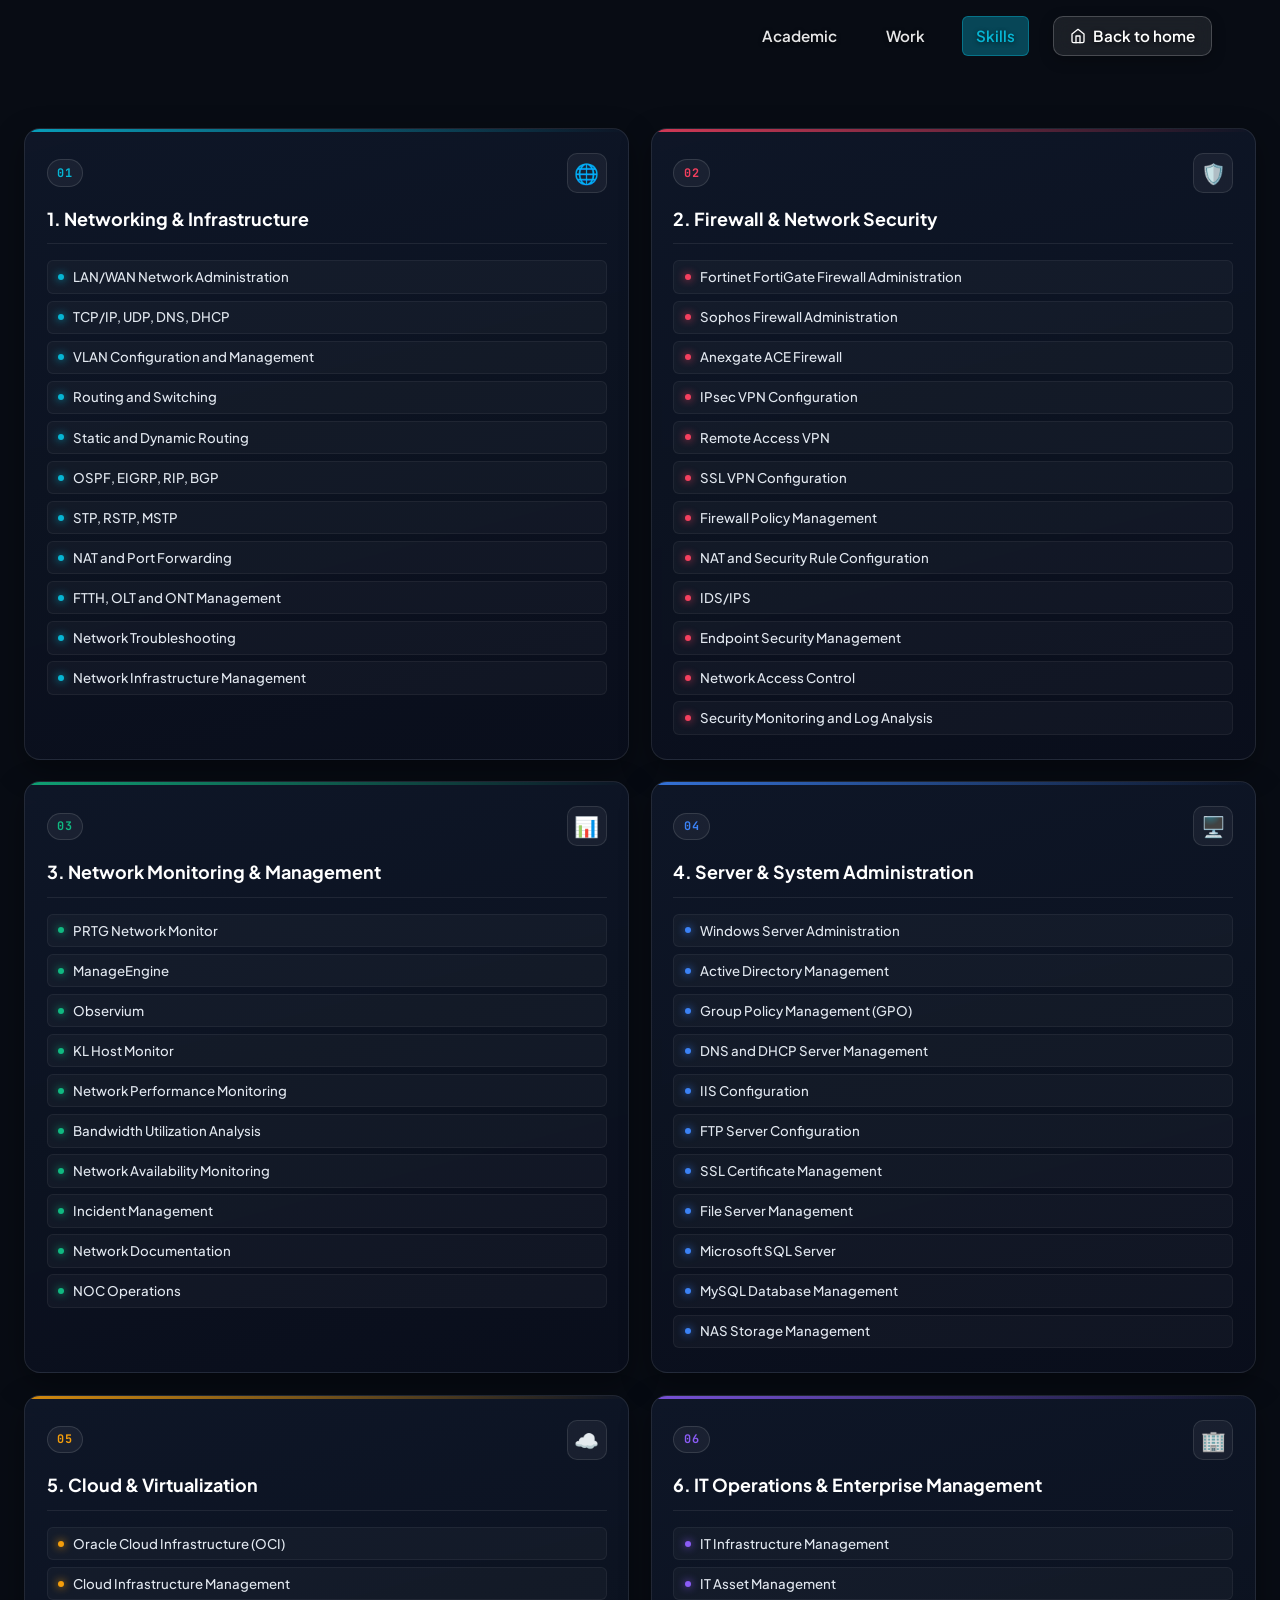
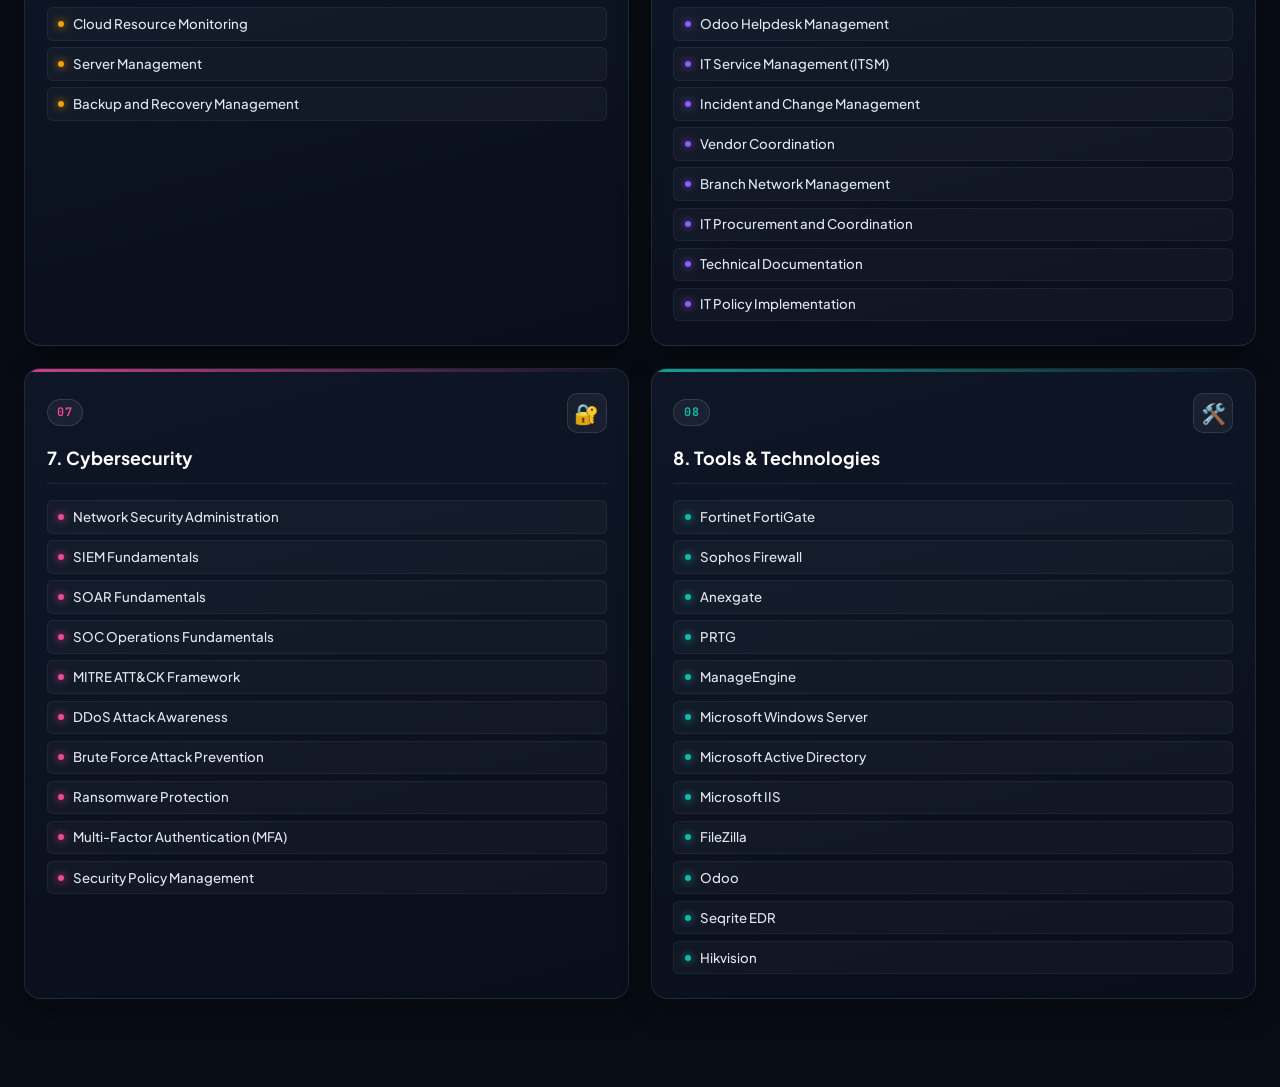
<file: skills.html>
<!DOCTYPE html>
<html lang="en" data-theme="dark">
<head>
  <meta charset="UTF-8">
  <meta name="viewport" content="width=device-width, initial-scale=1.0">
  <title>Technical Skills & Competencies | Anand - Network Engineer</title>
  <meta name="description" content="Technical skills, network engineering competencies, firewall security, cloud infrastructure, and hardware platforms mastered by Anand.">
  
  <!-- Fonts -->
  <link rel="preconnect" href="https://fonts.googleapis.com">
  <link rel="preconnect" href="https://fonts.gstatic.com" crossorigin>
  <link href="https://fonts.googleapis.com/css2?family=JetBrains+Mono:wght@400;500;700&family=Plus+Jakarta+Sans:wght@300;400;500;600;700;800&display=swap" rel="stylesheet">
  
  <link rel="stylesheet" href="styles.css">
</head>
<body>
  <!-- SITE HEADER WITH 3 MENUS (ACADEMIC, WORK, SKILLS) -->
  <header class="site-header" id="header">
    <div class="nav-container">
      <!-- Nav Menu: Academic, Work, Skills, Back to home -->
      <nav class="nav-menu" aria-label="Primary Navigation">
        <a href="academic.html" class="nav-link">Academic</a>
        <a href="work.html" class="nav-link">Work</a>
        <a href="skills.html" class="nav-link active">Skills</a>
        <a href="index.html" class="nav-link nav-card-link" title="Return to Home">
          <svg viewBox="0 0 24 24" width="16" height="16" stroke="currentColor" fill="none" stroke-width="2" stroke-linecap="round" stroke-linejoin="round">
            <path d="M3 9l9-7 9 7v11a2 2 0 0 1-2 2H5a2 2 0 0 1-2-2z"></path>
            <polyline points="9 22 9 12 15 12 15 22"></polyline>
          </svg>
          Back to home
        </a>
      </nav>

      <div class="nav-actions">
        <!-- Mobile Drawer Hamburger Toggle Button -->
        <button class="mobile-menu-btn" id="mobileMenuBtn" aria-label="Toggle navigation menu" aria-expanded="false">
          <span class="bar"></span>
          <span class="bar"></span>
          <span class="bar"></span>
        </button>
      </div>
    </div>

    <!-- Mobile Drawer -->
    <div class="mobile-drawer" id="mobileDrawer">
      <div class="mobile-nav-links">
        <a href="index.html" class="mobile-nav-link">Back to home</a>
        <a href="academic.html" class="mobile-nav-link">Academic</a>
        <a href="work.html" class="mobile-nav-link">Work</a>
        <a href="skills.html" class="mobile-nav-link active">Skills</a>
      </div>
    </div>
  </header>

  <main style="min-height: calc(100vh - 100px); padding-top: calc(var(--header-height) + 2rem); padding-bottom: 3rem;">
    <div class="container" style="max-width: 1480px;">
      <div class="skills-pro-grid">
        <!-- 1. Networking & Infrastructure -->
        <div class="skill-cat-card" style="--cat-accent: #06b6d4;">
          <div class="skill-cat-top">
            <span class="skill-cat-num">01</span>
            <div class="skill-cat-icon">🌐</div>
          </div>
          <h2 class="skill-cat-title">1. Networking &amp; Infrastructure</h2>
          <ul class="skill-cat-list">
            <li>LAN/WAN Network Administration</li>
            <li>TCP/IP, UDP, DNS, DHCP</li>
            <li>VLAN Configuration and Management</li>
            <li>Routing and Switching</li>
            <li>Static and Dynamic Routing</li>
            <li>OSPF, EIGRP, RIP, BGP</li>
            <li>STP, RSTP, MSTP</li>
            <li>NAT and Port Forwarding</li>
            <li>FTTH, OLT and ONT Management</li>
            <li>Network Troubleshooting</li>
            <li>Network Infrastructure Management</li>
          </ul>
        </div>

        <!-- 2. Firewall & Network Security -->
        <div class="skill-cat-card" style="--cat-accent: #f43f5e;">
          <div class="skill-cat-top">
            <span class="skill-cat-num">02</span>
            <div class="skill-cat-icon">🛡️</div>
          </div>
          <h2 class="skill-cat-title">2. Firewall &amp; Network Security</h2>
          <ul class="skill-cat-list">
            <li>Fortinet FortiGate Firewall Administration</li>
            <li>Sophos Firewall Administration</li>
            <li>Anexgate ACE Firewall</li>
            <li>IPsec VPN Configuration</li>
            <li>Remote Access VPN</li>
            <li>SSL VPN Configuration</li>
            <li>Firewall Policy Management</li>
            <li>NAT and Security Rule Configuration</li>
            <li>IDS/IPS</li>
            <li>Endpoint Security Management</li>
            <li>Network Access Control</li>
            <li>Security Monitoring and Log Analysis</li>
          </ul>
        </div>

        <!-- 3. Network Monitoring & Management -->
        <div class="skill-cat-card" style="--cat-accent: #10b981;">
          <div class="skill-cat-top">
            <span class="skill-cat-num">03</span>
            <div class="skill-cat-icon">📊</div>
          </div>
          <h2 class="skill-cat-title">3. Network Monitoring &amp; Management</h2>
          <ul class="skill-cat-list">
            <li>PRTG Network Monitor</li>
            <li>ManageEngine</li>
            <li>Observium</li>
            <li>KL Host Monitor</li>
            <li>Network Performance Monitoring</li>
            <li>Bandwidth Utilization Analysis</li>
            <li>Network Availability Monitoring</li>
            <li>Incident Management</li>
            <li>Network Documentation</li>
            <li>NOC Operations</li>
          </ul>
        </div>

        <!-- 4. Server & System Administration -->
        <div class="skill-cat-card" style="--cat-accent: #3b82f6;">
          <div class="skill-cat-top">
            <span class="skill-cat-num">04</span>
            <div class="skill-cat-icon">🖥️</div>
          </div>
          <h2 class="skill-cat-title">4. Server &amp; System Administration</h2>
          <ul class="skill-cat-list">
            <li>Windows Server Administration</li>
            <li>Active Directory Management</li>
            <li>Group Policy Management (GPO)</li>
            <li>DNS and DHCP Server Management</li>
            <li>IIS Configuration</li>
            <li>FTP Server Configuration</li>
            <li>SSL Certificate Management</li>
            <li>File Server Management</li>
            <li>Microsoft SQL Server</li>
            <li>MySQL Database Management</li>
            <li>NAS Storage Management</li>
          </ul>
        </div>

        <!-- 5. Cloud & Virtualization -->
        <div class="skill-cat-card" style="--cat-accent: #f59e0b;">
          <div class="skill-cat-top">
            <span class="skill-cat-num">05</span>
            <div class="skill-cat-icon">☁️</div>
          </div>
          <h2 class="skill-cat-title">5. Cloud &amp; Virtualization</h2>
          <ul class="skill-cat-list">
            <li>Oracle Cloud Infrastructure (OCI)</li>
            <li>Cloud Infrastructure Management</li>
            <li>Cloud Resource Monitoring</li>
            <li>Server Management</li>
            <li>Backup and Recovery Management</li>
          </ul>
        </div>

        <!-- 6. IT Operations & Enterprise Management -->
        <div class="skill-cat-card" style="--cat-accent: #8b5cf6;">
          <div class="skill-cat-top">
            <span class="skill-cat-num">06</span>
            <div class="skill-cat-icon">🏢</div>
          </div>
          <h2 class="skill-cat-title">6. IT Operations &amp; Enterprise Management</h2>
          <ul class="skill-cat-list">
            <li>IT Infrastructure Management</li>
            <li>IT Asset Management</li>
            <li>Odoo Helpdesk Management</li>
            <li>IT Service Management (ITSM)</li>
            <li>Incident and Change Management</li>
            <li>Vendor Coordination</li>
            <li>Branch Network Management</li>
            <li>IT Procurement and Coordination</li>
            <li>Technical Documentation</li>
            <li>IT Policy Implementation</li>
          </ul>
        </div>

        <!-- 7. Cybersecurity -->
        <div class="skill-cat-card" style="--cat-accent: #ec4899;">
          <div class="skill-cat-top">
            <span class="skill-cat-num">07</span>
            <div class="skill-cat-icon">🔐</div>
          </div>
          <h2 class="skill-cat-title">7. Cybersecurity</h2>
          <ul class="skill-cat-list">
            <li>Network Security Administration</li>
            <li>SIEM Fundamentals</li>
            <li>SOAR Fundamentals</li>
            <li>SOC Operations Fundamentals</li>
            <li>MITRE ATT&amp;CK Framework</li>
            <li>DDoS Attack Awareness</li>
            <li>Brute Force Attack Prevention</li>
            <li>Ransomware Protection</li>
            <li>Multi-Factor Authentication (MFA)</li>
            <li>Security Policy Management</li>
          </ul>
        </div>

        <!-- 8. Tools & Technologies -->
        <div class="skill-cat-card" style="--cat-accent: #14b8a6;">
          <div class="skill-cat-top">
            <span class="skill-cat-num">08</span>
            <div class="skill-cat-icon">🛠️</div>
          </div>
          <h2 class="skill-cat-title">8. Tools &amp; Technologies</h2>
          <ul class="skill-cat-list">
            <li>Fortinet FortiGate</li>
            <li>Sophos Firewall</li>
            <li>Anexgate</li>
            <li>PRTG</li>
            <li>ManageEngine</li>
            <li>Microsoft Windows Server</li>
            <li>Microsoft Active Directory</li>
            <li>Microsoft IIS</li>
            <li>FileZilla</li>
            <li>Odoo</li>
            <li>Seqrite EDR</li>
            <li>Hikvision</li>
          </ul>
        </div>
      </div>
    </div>
  </main>

  <!-- Scripts -->
  <script src="app.js"></script>
</body>
</html>
</file>
<file: styles.css>
/* ==========================================================================
   PORTFOLIO DESIGN SYSTEM & CSS VARIABLES
   Light & Dark Mode Cyber / Cloud Engineering Theme
   ========================================================================== */

:root {
  /* Dark Theme (Default) */
  --bg-primary: #080c14;
  --bg-secondary: #0d1322;
  --bg-card: rgba(16, 24, 40, 0.75);
  --bg-card-hover: rgba(22, 34, 58, 0.85);
  --bg-elevated: #162036;
  
  --text-primary: #f1f5f9;
  --text-secondary: #94a3b8;
  --text-muted: #64748b;
  
  --accent-cyan: #06b6d4;
  --accent-cyan-glow: rgba(6, 182, 212, 0.35);
  --accent-blue: #3b82f6;
  --accent-blue-glow: rgba(59, 130, 246, 0.35);
  --accent-emerald: #10b981;
  --accent-emerald-glow: rgba(16, 185, 129, 0.35);
  --accent-purple: #8b5cf6;
  --accent-amber: #f59e0b;
  --accent-rose: #f43f5e;
  
  --border-subtle: rgba(255, 255, 255, 0.08);
  --border-medium: rgba(255, 255, 255, 0.16);
  --border-accent: rgba(6, 182, 212, 0.4);
  
  --glass-bg: rgba(13, 20, 36, 0.7);
  --glass-border: rgba(255, 255, 255, 0.08);
  --glass-shadow: 0 8px 32px 0 rgba(0, 0, 0, 0.37);
  
  --font-sans: 'Plus Jakarta Sans', -apple-system, BlinkMacSystemFont, 'Segoe UI', Roboto, sans-serif;
  --font-mono: 'JetBrains Mono', 'Fira Code', Menlo, Monaco, Consolas, monospace;
  
  --radius-sm: 6px;
  --radius-md: 10px;
  --radius-lg: 16px;
  --radius-xl: 24px;
  
  --header-height: 72px;
  --transition-fast: 0.18s ease;
  --transition-norm: 0.28s ease;
  --transition-slow: 0.45s cubic-bezier(0.16, 1, 0.3, 1);
}

/* Light Theme Variables */
[data-theme="light"] {
  --bg-primary: #f8fafc;
  --bg-secondary: #f1f5f9;
  --bg-card: rgba(255, 255, 255, 0.88);
  --bg-card-hover: rgba(255, 255, 255, 0.98);
  --bg-elevated: #ffffff;
  
  --text-primary: #0f172a;
  --text-secondary: #475569;
  --text-muted: #64748b;
  
  --accent-cyan: #0284c7;
  --accent-cyan-glow: rgba(2, 132, 199, 0.25);
  --accent-blue: #2563eb;
  --accent-blue-glow: rgba(37, 99, 235, 0.25);
  --accent-emerald: #059669;
  --accent-emerald-glow: rgba(5, 150, 105, 0.25);
  
  --border-subtle: rgba(15, 23, 42, 0.08);
  --border-medium: rgba(15, 23, 42, 0.14);
  --border-accent: rgba(2, 132, 199, 0.4);
  
  --glass-bg: rgba(255, 255, 255, 0.82);
  --glass-border: rgba(15, 23, 42, 0.08);
  --glass-shadow: 0 8px 30px rgba(0, 0, 0, 0.06);
}

/* ==========================================================================
   BASE & RESET STYLES
   ========================================================================== */

*, *::before, *::after {
  box-sizing: border-box;
  margin: 0;
  padding: 0;
}

html {
  font-family: var(--font-sans);
  background-color: var(--bg-primary);
  color: var(--text-primary);
  scroll-behavior: smooth;
  scroll-padding-top: 90px;
  -webkit-font-smoothing: antialiased;
  -moz-osx-font-smoothing: grayscale;
}

body {
  min-height: 100vh;
  line-height: 1.6;
  background-color: var(--bg-primary);
  color: var(--text-primary);
  transition: background-color var(--transition-norm), color var(--transition-norm);
  overflow-x: hidden;
}

a {
  color: inherit;
  text-decoration: none;
  transition: color var(--transition-fast);
}

button {
  font-family: inherit;
  cursor: pointer;
  border: none;
  outline: none;
  background: none;
}

input, textarea {
  font-family: inherit;
}

/* ==========================================================================
   LAYOUT UTILITIES
   ========================================================================== */

.container {
  width: 100%;
  max-width: 1240px;
  margin: 0 auto;
  padding: 0 1.5rem;
}

.section-padding {
  padding: 6rem 0;
}

.text-center {
  text-align: center;
}

.text-success {
  color: var(--accent-emerald) !important;
}

/* Glassmorphism Panel */
.glass-panel {
  background: var(--glass-bg);
  backdrop-filter: blur(16px);
  -webkit-backdrop-filter: blur(16px);
  border: 1px solid var(--glass-border);
  border-radius: var(--radius-lg);
  box-shadow: var(--glass-shadow);
  transition: border-color var(--transition-norm), transform var(--transition-fast), box-shadow var(--transition-norm);
}

.glass-panel:hover {
  border-color: var(--border-medium);
}

/* Section Header Styles */
.section-header {
  max-width: 680px;
  margin: 0 auto 3.5rem auto;
}

.section-badge {
  display: inline-block;
  font-size: 0.8rem;
  font-weight: 700;
  letter-spacing: 0.08em;
  text-transform: uppercase;
  color: var(--accent-cyan);
  background: var(--accent-cyan-glow);
  padding: 0.25rem 0.8rem;
  border-radius: 9999px;
  border: 1px solid var(--border-accent);
  margin-bottom: 0.85rem;
}

.section-title {
  font-size: 2.3rem;
  font-weight: 800;
  line-height: 1.25;
  color: var(--text-primary);
  margin-bottom: 0.85rem;
}

.section-subtitle {
  font-size: 1.05rem;
  color: var(--text-secondary);
}

.gradient-text {
  background: linear-gradient(135deg, var(--accent-cyan) 0%, var(--accent-blue) 50%, var(--accent-purple) 100%);
  -webkit-background-clip: text;
  -webkit-text-fill-color: transparent;
}

/* Tag Pills */
.tag {
  display: inline-flex;
  align-items: center;
  font-family: var(--font-mono);
  font-size: 0.76rem;
  font-weight: 500;
  padding: 0.25rem 0.65rem;
  border-radius: 9999px;
  background: rgba(255, 255, 255, 0.05);
  color: var(--text-secondary);
  border: 1px solid var(--border-subtle);
  transition: all var(--transition-fast);
}

[data-theme="light"] .tag {
  background: rgba(0, 0, 0, 0.04);
}

.tag:hover {
  border-color: var(--accent-cyan);
  color: var(--accent-cyan);
}

/* Buttons */
.btn {
  display: inline-flex;
  align-items: center;
  justify-content: center;
  gap: 0.5rem;
  font-weight: 600;
  font-size: 0.95rem;
  padding: 0.75rem 1.4rem;
  border-radius: var(--radius-md);
  transition: all var(--transition-fast);
  cursor: pointer;
  white-space: nowrap;
}

.btn-sm {
  padding: 0.45rem 0.85rem;
  font-size: 0.82rem;
  border-radius: var(--radius-sm);
}

.btn-full {
  width: 100%;
}

.btn-primary {
  background: linear-gradient(135deg, var(--accent-cyan), var(--accent-blue));
  color: #ffffff;
  box-shadow: 0 4px 18px var(--accent-cyan-glow);
}

.btn-primary:hover {
  transform: translateY(-2px);
  box-shadow: 0 6px 24px var(--accent-cyan-glow);
  color: #ffffff;
}

.btn-secondary {
  background: var(--bg-card);
  color: var(--text-primary);
  border: 1px solid var(--border-medium);
}

.btn-secondary:hover {
  background: var(--bg-card-hover);
  border-color: var(--accent-cyan);
  transform: translateY(-2px);
}

.btn-outline {
  border: 1px solid var(--border-medium);
  color: var(--text-primary);
  background: transparent;
}

.btn-outline:hover {
  border-color: var(--accent-cyan);
  background: var(--accent-cyan-glow);
  color: var(--accent-cyan);
}

/* Floating Theme Toggle Bar */
.floating-theme-bar {
  position: fixed;
  top: 1.25rem;
  right: 1.5rem;
  z-index: 999;
}

/* ==========================================================================
   GLOBAL STATUS BAR
   ========================================================================== */

.global-status-bar {
  background: var(--bg-secondary);
  border-bottom: 1px solid var(--border-subtle);
  font-size: 0.78rem;
  font-family: var(--font-mono);
  color: var(--text-secondary);
  padding: 0.35rem 0;
  position: relative;
  z-index: 101;
}

.status-container {
  display: flex;
  justify-content: space-between;
  align-items: center;
  max-width: 1240px;
  margin: 0 auto;
  padding: 0 1.5rem;
  flex-wrap: wrap;
  gap: 0.5rem;
}

.status-indicator {
  display: flex;
  align-items: center;
  gap: 0.5rem;
}

.status-dot {
  width: 8px;
  height: 8px;
  border-radius: 50%;
  background-color: var(--accent-emerald);
  box-shadow: 0 0 10px var(--accent-emerald);
}

.status-dot.pulse {
  animation: pulse-ring 2s infinite ease-in-out;
}

@keyframes pulse-ring {
  0% { transform: scale(0.95); box-shadow: 0 0 0 0 rgba(16, 185, 129, 0.7); }
  70% { transform: scale(1.1); box-shadow: 0 0 0 6px rgba(16, 185, 129, 0); }
  100% { transform: scale(0.95); box-shadow: 0 0 0 0 rgba(16, 185, 129, 0); }
}

.status-metrics {
  display: flex;
  align-items: center;
  gap: 0.75rem;
}

.metric-divider {
  color: var(--border-medium);
}

.metric-val {
  color: var(--accent-cyan);
  font-weight: 600;
}

/* ==========================================================================
   SITE HEADER & NAVIGATION
   ========================================================================== */

.site-header {
  position: absolute;
  top: 0;
  left: 0;
  width: 100%;
  background: transparent;
  backdrop-filter: none;
  -webkit-backdrop-filter: none;
  border-bottom: none;
  z-index: 500;
  transition: all var(--transition-fast);
}

.site-header.scrolled {
  background: transparent;
  box-shadow: none;
}

.nav-container {
  max-width: 1240px;
  margin: 0 auto;
  padding: 0 1.5rem;
  height: var(--header-height);
  display: flex;
  align-items: center;
  justify-content: flex-end;
  gap: 1.5rem;
}

.brand-logo {
  display: flex;
  align-items: center;
  gap: 0.75rem;
}

.brand-symbol {
  width: 40px;
  height: 40px;
  border-radius: var(--radius-md);
  background: linear-gradient(135deg, var(--accent-cyan-glow), var(--accent-blue-glow));
  border: 1px solid var(--border-accent);
  color: var(--accent-cyan);
  display: flex;
  align-items: center;
  justify-content: center;
}

.brand-text {
  display: flex;
  flex-direction: column;
}

.brand-name {
  font-weight: 800;
  font-size: 1.1rem;
  letter-spacing: -0.01em;
  color: var(--text-primary);
  line-height: 1.2;
}

.brand-role {
  font-size: 0.75rem;
  font-family: var(--font-mono);
  color: var(--accent-cyan);
}

/* Nav Menu Links */
.nav-menu {
  display: flex;
  align-items: center;
  gap: 1.5rem;
  margin-left: auto;
}

.nav-link {
  font-size: 0.95rem;
  font-weight: 600;
  color: rgba(255, 255, 255, 0.9);
  display: flex;
  align-items: center;
  gap: 0.35rem;
  padding: 0.45rem 0.8rem;
  border-radius: var(--radius-sm);
  transition: all var(--transition-fast);
  text-shadow: 0 1px 4px rgba(0, 0, 0, 0.6);
}

.nav-link:hover {
  color: var(--accent-cyan);
  background: rgba(255, 255, 255, 0.1);
}

[data-theme="light"] .nav-link {
  color: var(--text-primary);
  text-shadow: 0 1px 2px rgba(255, 255, 255, 0.8);
}

.nav-icon {
  font-size: 0.95rem;
}

.nav-card-link {
  background: rgba(255, 255, 255, 0.08);
  border: 1px solid rgba(255, 255, 255, 0.2);
  backdrop-filter: blur(10px);
  -webkit-backdrop-filter: blur(10px);
  padding: 0.45rem 1rem;
  border-radius: var(--radius-md);
  font-weight: 600;
  display: inline-flex;
  align-items: center;
  gap: 0.45rem;
  color: #ffffff;
  box-shadow: 0 4px 14px rgba(0, 0, 0, 0.25);
  transition: all var(--transition-fast);
}

.nav-card-link:hover {
  background: rgba(6, 182, 212, 0.22);
  border-color: var(--accent-cyan);
  color: var(--accent-cyan);
  transform: translateY(-2px);
  box-shadow: 0 6px 20px rgba(6, 182, 212, 0.35);
}

/* Nav Actions */
.nav-actions {
  display: flex;
  align-items: center;
  gap: 0.75rem;
  margin-left: 0;
}

.theme-toggle-btn {
  display: none !important;
}

[data-theme="dark"] .sun-icon { display: block; }
[data-theme="dark"] .moon-icon { display: none; }
[data-theme="light"] .sun-icon { display: none; }
[data-theme="light"] .moon-icon { display: block; }

.mobile-menu-btn {
  display: none;
  flex-direction: column;
  justify-content: center;
  gap: 5px;
  width: 38px;
  height: 38px;
  border-radius: var(--radius-md);
  border: 1px solid rgba(255, 255, 255, 0.2);
  background: rgba(0, 0, 0, 0.25);
  backdrop-filter: blur(8px);
  -webkit-backdrop-filter: blur(8px);
  padding: 8px;
}

[data-theme="light"] .mobile-menu-btn {
  border-color: var(--border-medium);
  background: rgba(255, 255, 255, 0.65);
}

.mobile-menu-btn .bar {
  width: 100%;
  height: 2px;
  background-color: #ffffff;
  transition: transform var(--transition-fast), opacity var(--transition-fast);
}

[data-theme="light"] .mobile-menu-btn .bar {
  background-color: var(--text-primary);
}

.mobile-menu-btn.active .bar:nth-child(1) {
  transform: translateY(7px) rotate(45deg);
}
.mobile-menu-btn.active .bar:nth-child(2) {
  opacity: 0;
}
.mobile-menu-btn.active .bar:nth-child(3) {
  transform: translateY(-7px) rotate(-45deg);
}

/* Mobile Drawer */
.mobile-drawer {
  display: none;
  background: var(--bg-secondary);
  border-bottom: 1px solid var(--border-medium);
  padding: 1.5rem;
}

.mobile-drawer.open {
  display: block;
}

.mobile-nav-links {
  display: flex;
  flex-direction: column;
  gap: 0.75rem;
  margin-bottom: 1.25rem;
}

.nav-link.active {
  color: var(--accent-cyan);
  background: var(--accent-cyan-glow);
  border: 1px solid var(--border-accent);
}

.mobile-nav-link {
  font-size: 1.05rem;
  font-weight: 600;
  color: var(--text-secondary);
  padding: 0.5rem 0;
  border-bottom: 1px solid var(--border-subtle);
  transition: all var(--transition-fast);
}

.mobile-nav-link:hover {
  color: var(--accent-cyan);
}

.mobile-nav-link.active {
  color: var(--accent-cyan);
  font-weight: 700;
  border-left: 3px solid var(--accent-cyan);
  padding-left: 0.75rem;
}

/* Subpage Hero Banner */
.subpage-hero {
  position: relative;
  padding-top: calc(var(--header-height) + 3.5rem);
  padding-bottom: 3.5rem;
  background: linear-gradient(180deg, var(--bg-secondary) 0%, var(--bg-primary) 100%);
  border-bottom: 1px solid var(--border-subtle);
  overflow: hidden;
}

.subpage-hero-glow {
  position: absolute;
  top: -120px;
  right: 10%;
  width: 500px;
  height: 500px;
  border-radius: 50%;
  background: radial-gradient(circle, var(--accent-cyan-glow) 0%, transparent 70%);
  pointer-events: none;
  filter: blur(80px);
}

.breadcrumb-nav {
  display: flex;
  align-items: center;
  gap: 0.5rem;
  font-size: 0.85rem;
  font-family: var(--font-mono);
  color: var(--text-muted);
  margin-bottom: 1.25rem;
}

.breadcrumb-nav a {
  color: var(--accent-cyan);
  transition: color var(--transition-fast);
}

.breadcrumb-nav a:hover {
  text-decoration: underline;
}

.breadcrumb-sep {
  color: var(--border-medium);
}

.skill-card.is-hidden {
  display: none !important;
}

/* ==========================================================================
   HERO INTRO SECTION
   ========================================================================== */

.hero-section {
  position: relative;
  min-height: 90vh;
  display: flex;
  flex-direction: column;
  justify-content: center;
  align-items: flex-start;
  overflow: hidden;
  background-color: var(--bg-primary);
  cursor: pointer;
}

.hero-bg-layer {
  position: absolute;
  top: 0;
  left: 0;
  width: 100%;
  height: 100%;
  background-size: cover;
  background-position: center 25%;
  background-repeat: no-repeat;
  background-attachment: fixed;
  pointer-events: none;
}

/* Grayscale Black & White Layer (Default) */
.hero-bg-bw {
  background-image: 
    linear-gradient(180deg, rgba(8, 12, 20, 0.25) 0%, rgba(8, 12, 20, 0.05) 50%, rgba(8, 12, 20, 0.95) 100%),
    url('assets/hero-bg-bw.jpg');
  z-index: 1;
  opacity: 1;
  transition: opacity 0.7s cubic-bezier(0.16, 1, 0.3, 1);
}

[data-theme="light"] .hero-bg-bw {
  background-image: 
    linear-gradient(180deg, rgba(248, 250, 252, 0.3) 0%, rgba(248, 250, 252, 0.05) 50%, rgba(248, 250, 252, 0.98) 100%),
    url('assets/hero-bg-bw.jpg');
}

/* Vibrant Full Color Layer (Revealed when cursor moves onto background) */
.hero-bg-color {
  background-image: 
    linear-gradient(180deg, rgba(8, 12, 20, 0.15) 0%, rgba(8, 12, 20, 0.02) 50%, rgba(8, 12, 20, 0.95) 100%),
    url('assets/hero-bg-color.jpg');
  z-index: 2;
  opacity: 0;
  transition: opacity 0.65s cubic-bezier(0.16, 1, 0.3, 1);
}

[data-theme="light"] .hero-bg-color {
  background-image: 
    linear-gradient(180deg, rgba(248, 250, 252, 0.2) 0%, rgba(248, 250, 252, 0.02) 50%, rgba(248, 250, 252, 0.98) 100%),
    url('assets/hero-bg-color.jpg');
}

/* Cursor hover or active touch turns the background colorful! */
.hero-section:hover .hero-bg-color,
.hero-section.is-color-active .hero-bg-color {
  opacity: 1;
}

/* Subtle interactive cursor glow following the pointer */
.hero-cursor-glow {
  position: absolute;
  width: 420px;
  height: 420px;
  border-radius: 50%;
  background: radial-gradient(circle, rgba(14, 165, 233, 0.18) 0%, rgba(139, 92, 246, 0.08) 50%, transparent 70%);
  pointer-events: none;
  transform: translate(-50%, -50%);
  z-index: 3;
  opacity: 0;
  transition: opacity 0.35s ease;
}

.hero-section:hover .hero-cursor-glow,
.hero-section.is-color-active .hero-cursor-glow {
  opacity: 1;
}

.hero-bg-glows {
  position: absolute;
  top: 0;
  left: 0;
  right: 0;
  bottom: 0;
  pointer-events: none;
  z-index: 0;
}

.glow-orb {
  position: absolute;
  border-radius: 50%;
  filter: blur(120px);
  opacity: 0.18;
}

.orb-1 {
  width: 500px;
  height: 500px;
  background: var(--accent-cyan);
  top: -150px;
  left: 10%;
}

.orb-2 {
  width: 450px;
  height: 450px;
  background: var(--accent-purple);
  top: 100px;
  right: 5%;
}

.hero-content-wrapper {
  position: relative;
  z-index: 1;
  width: 100%;
}

/* Hero Text Container (Direct Text on Middle Left) */
.hero-text-container {
  position: relative;
  z-index: 10;
  width: 100%;
  max-width: 1240px;
  margin: 0 auto;
  padding: 0 2rem;
  pointer-events: none;
}

.hero-name {
  font-size: clamp(3.2rem, 6.5vw, 5.4rem);
  font-weight: 800;
  line-height: 1.08;
  color: #ffffff;
  letter-spacing: -0.025em;
  text-shadow: 0 4px 22px rgba(0, 0, 0, 0.95), 0 8px 40px rgba(0, 0, 0, 0.85);
  margin-bottom: 0.5rem;
}

.hero-role-text {
  font-family: var(--font-mono);
  font-size: clamp(1.6rem, 2.8vw, 2.35rem);
  font-weight: 700;
  color: #ffffff;
  letter-spacing: 0.05em;
  text-transform: uppercase;
  text-shadow: 0 2px 16px rgba(0, 0, 0, 0.95), 0 4px 28px rgba(0, 0, 0, 0.75);
  margin-bottom: 0.9rem;
}

.hero-experience-text {
  font-size: clamp(1.15rem, 1.8vw, 1.35rem);
  font-weight: 400;
  line-height: 1.6;
  color: #ffffff;
  max-width: 680px;
  text-shadow: 0 2px 14px rgba(0, 0, 0, 0.9), 0 4px 28px rgba(0, 0, 0, 0.8);
}

.hero-badge {
  display: inline-flex;
  align-items: center;
  gap: 0.5rem;
  font-size: 0.85rem;
  font-weight: 600;
  padding: 0.35rem 1rem;
  border-radius: 9999px;
  background: var(--bg-card);
  border: 1px solid var(--border-medium);
  color: var(--text-secondary);
  margin-bottom: 1.5rem;
}

.badge-dot {
  width: 8px;
  height: 8px;
  border-radius: 50%;
  background-color: var(--accent-emerald);
  box-shadow: 0 0 8px var(--accent-emerald);
}

.hero-title {
  font-size: 3.2rem;
  font-weight: 800;
  line-height: 1.15;
  letter-spacing: -0.02em;
  margin-bottom: 1.25rem;
}

.hero-subtitle {
  font-size: 1.15rem;
  color: var(--text-secondary);
  max-width: 720px;
  margin: 0 auto 2rem auto;
  line-height: 1.7;
}

.hero-actions {
  display: flex;
  justify-content: center;
  gap: 1rem;
  flex-wrap: wrap;
  margin-bottom: 2.75rem;
}

/* Hero Stats Strip */
.hero-stats-grid {
  display: grid;
  grid-template-columns: repeat(4, 1fr);
  gap: 1.25rem;
  margin-top: 1.5rem;
}

.stat-card {
  background: var(--bg-card);
  border: 1px solid var(--border-subtle);
  border-radius: var(--radius-md);
  padding: 1.1rem 1rem;
  text-align: center;
  transition: all var(--transition-fast);
}

.stat-card:hover {
  border-color: var(--accent-cyan);
  transform: translateY(-2px);
}

.stat-num {
  font-family: var(--font-mono);
  font-size: 1.75rem;
  font-weight: 700;
  color: var(--accent-cyan);
  line-height: 1.1;
  margin-bottom: 0.35rem;
}

.stat-label {
  font-size: 0.78rem;
  color: var(--text-muted);
  font-weight: 500;
  text-transform: uppercase;
  letter-spacing: 0.04em;
}

/* ==========================================================================
   LIVE NETWORK TOPOLOGY DIAGRAM COMPONENT
   ========================================================================== */

.topology-wrapper {
  position: relative;
  z-index: 1;
  margin-top: 1rem;
}

.topology-card {
  padding: 1.5rem;
  border-radius: var(--radius-xl);
  border: 1px solid var(--border-medium);
  background: var(--glass-bg);
}

.topology-header {
  display: flex;
  justify-content: space-between;
  align-items: center;
  flex-wrap: wrap;
  gap: 1rem;
  margin-bottom: 1.25rem;
  padding-bottom: 1rem;
  border-bottom: 1px solid var(--border-subtle);
}

.topo-title-group {
  display: flex;
  align-items: center;
  gap: 0.85rem;
}

.topo-icon-chip {
  width: 42px;
  height: 42px;
  border-radius: var(--radius-md);
  background: var(--accent-cyan-glow);
  color: var(--accent-cyan);
  border: 1px solid var(--border-accent);
  display: flex;
  align-items: center;
  justify-content: center;
  flex-shrink: 0;
}

.topo-title {
  font-size: 1.25rem;
  font-weight: 700;
  color: var(--text-primary);
  line-height: 1.2;
}

.topo-hint {
  font-size: 0.82rem;
  color: var(--text-secondary);
}

.topo-controls {
  display: flex;
  align-items: center;
  gap: 0.75rem;
  flex-wrap: wrap;
}

.traffic-speed-selector {
  display: flex;
  align-items: center;
  background: var(--bg-card);
  border: 1px solid var(--border-subtle);
  border-radius: var(--radius-sm);
  padding: 2px 4px;
}

.speed-label {
  font-size: 0.75rem;
  font-family: var(--font-mono);
  color: var(--text-muted);
  padding: 0 0.5rem;
}

.speed-btn {
  font-size: 0.75rem;
  font-family: var(--font-mono);
  font-weight: 600;
  padding: 0.25rem 0.5rem;
  color: var(--text-secondary);
  border-radius: 4px;
  transition: all var(--transition-fast);
}

.speed-btn.active, .speed-btn:hover {
  background: var(--accent-cyan);
  color: #ffffff;
}

/* Canvas Stage */
.network-canvas-stage {
  position: relative;
  width: 100%;
  height: 420px;
  background: radial-gradient(circle at center, rgba(6, 182, 212, 0.05) 0%, rgba(8, 12, 20, 0.95) 75%);
  border: 1px solid var(--border-subtle);
  border-radius: var(--radius-lg);
  overflow: hidden;
  margin-bottom: 1.5rem;
}

[data-theme="light"] .network-canvas-stage {
  background: radial-gradient(circle at center, rgba(2, 132, 199, 0.08) 0%, rgba(248, 250, 252, 0.95) 75%);
}

#networkCanvas {
  display: block;
  width: 100%;
  height: 100%;
  cursor: crosshair;
}

/* Overlay Legend */
.topo-legend {
  position: absolute;
  top: 1rem;
  left: 1rem;
  background: rgba(8, 12, 20, 0.82);
  backdrop-filter: blur(10px);
  border: 1px solid var(--border-subtle);
  padding: 0.5rem 0.85rem;
  border-radius: var(--radius-md);
  font-family: var(--font-mono);
  font-size: 0.72rem;
  color: var(--text-secondary);
  display: flex;
  flex-direction: column;
  gap: 0.35rem;
  pointer-events: none;
}

[data-theme="light"] .topo-legend {
  background: rgba(255, 255, 255, 0.9);
}

.legend-item {
  display: flex;
  align-items: center;
  gap: 0.5rem;
}

.legend-line {
  width: 18px;
  height: 3px;
  border-radius: 2px;
}

.line-wan { background: #38bdf8; }
.line-firewall { background: #f43f5e; }
.line-lan { background: #10b981; }
.line-vpn { background: #a855f7; }

.canvas-hint-pill {
  position: absolute;
  bottom: 1rem;
  right: 1rem;
  background: rgba(8, 12, 20, 0.82);
  backdrop-filter: blur(10px);
  border: 1px solid var(--border-subtle);
  padding: 0.4rem 0.8rem;
  border-radius: 9999px;
  font-size: 0.75rem;
  color: var(--accent-cyan);
  display: flex;
  align-items: center;
  gap: 0.45rem;
  pointer-events: none;
}

[data-theme="light"] .canvas-hint-pill {
  background: rgba(255, 255, 255, 0.9);
}

/* ==========================================================================
   DEVICE INSPECTOR HUD (MANAGEMENT RESPONSIBILITY)
   ========================================================================== */

.device-inspector-hud {
  background: var(--bg-card);
  border: 1px solid var(--border-medium);
  border-radius: var(--radius-lg);
  padding: 1.5rem;
  position: relative;
  transition: all var(--transition-fast);
}

.hud-top-bar {
  display: flex;
  justify-content: space-between;
  align-items: center;
  flex-wrap: wrap;
  gap: 1rem;
  margin-bottom: 1.25rem;
  padding-bottom: 1rem;
  border-bottom: 1px solid var(--border-subtle);
}

.hud-device-badge {
  display: flex;
  align-items: center;
  gap: 0.85rem;
}

.hud-icon {
  font-size: 1.8rem;
  width: 48px;
  height: 48px;
  border-radius: var(--radius-md);
  background: var(--bg-elevated);
  border: 1px solid var(--border-medium);
  display: flex;
  align-items: center;
  justify-content: center;
}

.hud-role-tag {
  font-family: var(--font-mono);
  font-size: 0.72rem;
  font-weight: 700;
  color: var(--accent-cyan);
  letter-spacing: 0.08em;
}

.hud-device-name {
  font-size: 1.3rem;
  font-weight: 700;
  color: var(--text-primary);
}

.hud-status-badge {
  display: flex;
  align-items: center;
  gap: 0.5rem;
  font-family: var(--font-mono);
  font-size: 0.78rem;
  font-weight: 600;
  color: var(--accent-emerald);
  background: var(--accent-emerald-glow);
  border: 1px solid rgba(16, 185, 129, 0.3);
  padding: 0.35rem 0.85rem;
  border-radius: 9999px;
}

.hud-ping-dot {
  width: 8px;
  height: 8px;
  border-radius: 50%;
  background: var(--accent-emerald);
  animation: pulse-ring 2s infinite ease-in-out;
}

.hud-grid {
  display: grid;
  grid-template-columns: 1.4fr 1fr 1fr;
  gap: 1.5rem;
  margin-bottom: 1.5rem;
}

.hud-col {
  background: var(--bg-secondary);
  border: 1px solid var(--border-subtle);
  border-radius: var(--radius-md);
  padding: 1.15rem;
}

.hud-col-header {
  display: flex;
  justify-content: space-between;
  align-items: center;
  margin-bottom: 0.85rem;
  padding-bottom: 0.5rem;
  border-bottom: 1px solid var(--border-subtle);
}

.hud-col-title {
  font-size: 0.85rem;
  font-weight: 700;
  color: var(--text-primary);
}

.hud-chip {
  font-size: 0.68rem;
  font-family: var(--font-mono);
  color: var(--accent-cyan);
  background: var(--accent-cyan-glow);
  padding: 0.15rem 0.5rem;
  border-radius: 4px;
}

.hud-description {
  font-size: 0.88rem;
  color: var(--text-secondary);
  line-height: 1.6;
  margin-bottom: 1rem;
}

.hud-tags {
  display: flex;
  flex-wrap: wrap;
  gap: 0.4rem;
}

/* Specs List */
.hud-spec-list {
  display: flex;
  flex-direction: column;
  gap: 0.65rem;
}

.spec-row {
  display: flex;
  justify-content: space-between;
  font-size: 0.82rem;
  padding-bottom: 0.4rem;
  border-bottom: 1px dashed var(--border-subtle);
}

.spec-name {
  color: var(--text-muted);
}

.spec-val {
  font-family: var(--font-mono);
  font-weight: 600;
  color: var(--text-primary);
  text-align: right;
}

/* Telemetry Gauges */
.telemetry-gauges {
  display: flex;
  flex-direction: column;
  gap: 0.85rem;
}

.gauge-item {
  display: flex;
  flex-direction: column;
  gap: 0.35rem;
}

.gauge-header {
  display: flex;
  justify-content: space-between;
  font-family: var(--font-mono);
  font-size: 0.78rem;
  color: var(--text-secondary);
}

.gauge-bar-track {
  width: 100%;
  height: 6px;
  background: rgba(255, 255, 255, 0.08);
  border-radius: 3px;
  overflow: hidden;
}

[data-theme="light"] .gauge-bar-track {
  background: rgba(0, 0, 0, 0.08);
}

.gauge-bar-fill {
  height: 100%;
  background: linear-gradient(90deg, var(--accent-cyan), var(--accent-blue));
  border-radius: 3px;
  transition: width 0.5s ease-out;
}

.gauge-bar-fill.bg-success {
  background: var(--accent-emerald);
}

/* Nodes Switcher Bar */
.hud-nodes-bar {
  display: flex;
  align-items: center;
  gap: 0.85rem;
  flex-wrap: wrap;
  padding-top: 1rem;
  border-top: 1px solid var(--border-subtle);
}

.nodes-bar-label {
  font-size: 0.82rem;
  font-weight: 600;
  color: var(--text-muted);
  text-transform: uppercase;
  letter-spacing: 0.04em;
}

.nodes-pill-group {
  display: flex;
  gap: 0.5rem;
  flex-wrap: wrap;
}

.node-pill {
  font-size: 0.8rem;
  font-weight: 600;
  padding: 0.4rem 0.85rem;
  border-radius: var(--radius-sm);
  background: var(--bg-secondary);
  border: 1px solid var(--border-subtle);
  color: var(--text-secondary);
  transition: all var(--transition-fast);
}

.node-pill:hover {
  border-color: var(--accent-cyan);
  color: var(--accent-cyan);
}

.node-pill.active {
  background: var(--accent-cyan);
  color: #ffffff;
  border-color: var(--accent-cyan);
  box-shadow: 0 2px 10px var(--accent-cyan-glow);
}

/* ==========================================================================
   TECHNICAL SKILLS SECTION
   ========================================================================== */

.skills-filter-tabs {
  display: flex;
  justify-content: center;
  gap: 0.65rem;
  margin-bottom: 2.5rem;
  flex-wrap: wrap;
}

.filter-btn {
  font-size: 0.85rem;
  font-weight: 600;
  padding: 0.5rem 1.1rem;
  border-radius: 9999px;
  background: var(--bg-card);
  border: 1px solid var(--border-subtle);
  color: var(--text-secondary);
  transition: all var(--transition-fast);
}

.filter-btn:hover {
  color: var(--text-primary);
  border-color: var(--border-medium);
}

.filter-btn.active {
  background: var(--accent-cyan);
  color: #ffffff;
  border-color: var(--accent-cyan);
  box-shadow: 0 2px 12px var(--accent-cyan-glow);
}

.skills-grid {
  display: grid;
  grid-template-columns: repeat(3, 1fr);
  gap: 1.5rem;
}

.skill-card {
  padding: 1.75rem;
  display: flex;
  flex-direction: column;
  transition: all var(--transition-norm);
}

.skill-card:hover {
  transform: translateY(-4px);
  border-color: var(--border-accent);
}

.skill-card-icon {
  width: 52px;
  height: 52px;
  border-radius: var(--radius-md);
  background: var(--accent-cyan-glow);
  color: var(--accent-cyan);
  border: 1px solid var(--border-accent);
  display: flex;
  align-items: center;
  justify-content: center;
  margin-bottom: 1.25rem;
}

.skill-title {
  font-size: 1.2rem;
  font-weight: 700;
  margin-bottom: 0.65rem;
  color: var(--text-primary);
}

.skill-desc {
  font-size: 0.88rem;
  color: var(--text-secondary);
  line-height: 1.6;
  margin-bottom: 1.25rem;
  flex-grow: 1;
}

.skill-tags {
  display: flex;
  flex-wrap: wrap;
  gap: 0.4rem;
  margin-bottom: 1.25rem;
}

.skill-tag {
  font-size: 0.72rem;
  font-family: var(--font-mono);
  background: rgba(255, 255, 255, 0.05);
  border: 1px solid var(--border-subtle);
  padding: 0.2rem 0.5rem;
  border-radius: 4px;
  color: var(--text-secondary);
}

[data-theme="light"] .skill-tag {
  background: rgba(0, 0, 0, 0.04);
}

.skill-level-bar {
  display: flex;
  flex-direction: column;
  gap: 0.35rem;
}

.level-label {
  display: flex;
  justify-content: space-between;
  font-size: 0.75rem;
  font-family: var(--font-mono);
  color: var(--text-muted);
}

.level-track {
  width: 100%;
  height: 5px;
  background: rgba(255, 255, 255, 0.08);
  border-radius: 3px;
  overflow: hidden;
}

[data-theme="light"] .level-track {
  background: rgba(0, 0, 0, 0.08);
}

.level-fill {
  height: 100%;
  background: linear-gradient(90deg, var(--accent-cyan), var(--accent-blue));
  border-radius: 3px;
}

/* ==========================================================================
   CAREER EXPERIENCE TIMELINE
   ========================================================================== */

.timeline-wrapper {
  position: relative;
  max-width: 900px;
  margin: 0 auto;
  padding: 1rem 0;
}

.timeline-wrapper::before {
  content: '';
  position: absolute;
  top: 0;
  bottom: 0;
  left: 24px;
  width: 2px;
  background: linear-gradient(180deg, var(--accent-cyan) 0%, var(--accent-blue) 50%, rgba(255,255,255,0.05) 100%);
}

.timeline-item {
  position: relative;
  padding-left: 64px;
  margin-bottom: 2.5rem;
}

.timeline-dot {
  position: absolute;
  left: 17px;
  top: 24px;
  width: 16px;
  height: 16px;
  border-radius: 50%;
  background: var(--bg-primary);
  border: 3px solid var(--accent-cyan);
  box-shadow: 0 0 12px var(--accent-cyan);
  z-index: 2;
}

.timeline-content {
  padding: 1.75rem;
  border-radius: var(--radius-lg);
}

.timeline-header {
  display: flex;
  justify-content: space-between;
  align-items: flex-start;
  flex-wrap: wrap;
  gap: 0.5rem;
  margin-bottom: 1rem;
}

.timeline-role {
  font-size: 1.25rem;
  font-weight: 700;
  color: var(--text-primary);
  line-height: 1.2;
}

.timeline-company {
  font-size: 0.92rem;
  color: var(--accent-cyan);
  font-weight: 600;
  margin-top: 0.25rem;
  display: flex;
  align-items: center;
  gap: 0.6rem;
}

.badge-remote {
  font-size: 0.72rem;
  font-family: var(--font-mono);
  color: var(--text-muted);
  background: rgba(255, 255, 255, 0.05);
  padding: 0.15rem 0.5rem;
  border-radius: 4px;
}

.timeline-period {
  font-family: var(--font-mono);
  font-size: 0.82rem;
  font-weight: 600;
  color: var(--accent-cyan);
  background: var(--accent-cyan-glow);
  padding: 0.25rem 0.75rem;
  border-radius: 9999px;
  border: 1px solid var(--border-accent);
}

.timeline-desc {
  font-size: 0.95rem;
  color: var(--text-secondary);
  line-height: 1.6;
  margin-bottom: 1rem;
}

.timeline-highlights {
  list-style: none;
  margin-bottom: 1.25rem;
  display: flex;
  flex-direction: column;
  gap: 0.5rem;
}

.timeline-highlights li {
  position: relative;
  padding-left: 1.4rem;
  font-size: 0.88rem;
  color: var(--text-secondary);
  line-height: 1.5;
}

.timeline-highlights li::before {
  content: '▸';
  position: absolute;
  left: 0;
  color: var(--accent-cyan);
  font-weight: 700;
}

.timeline-tags {
  display: flex;
  flex-wrap: wrap;
  gap: 0.4rem;
}

/* ==========================================================================
   ACADEMIC & CERTIFICATIONS SECTION
   ========================================================================== */

/* 3-Portion Academic Layout */
.academic-three-portions {
  display: grid;
  grid-template-columns: repeat(3, 1fr);
  gap: 1.75rem;
  margin-top: 2rem;
  margin-bottom: 2rem;
}

@media (max-width: 1024px) {
  .academic-three-portions {
    grid-template-columns: 1fr;
  }
}

/* 5-Portion Work Layout (Wide & Low-Height Cards) */
.work-five-portions {
  display: flex;
  flex-direction: column;
  gap: 1.35rem;
  margin-top: 1.5rem;
  margin-bottom: 2rem;
  width: 100%;
}

.work-five-portions .portion-card {
  width: 100%;
  min-height: 210px;
  height: auto;
  padding: 1.4rem 1.85rem;
}

.work-card-top-bar {
  display: flex;
  align-items: center;
  justify-content: space-between;
  flex-wrap: wrap;
  gap: 1rem;
  margin-bottom: 1rem;
  padding-bottom: 0.85rem;
  border-bottom: 1px solid rgba(255, 255, 255, 0.14);
}

.work-card-identity {
  display: flex;
  align-items: center;
  gap: 1rem;
}

.portion-card {
  padding: 2rem;
  border-radius: var(--radius-lg);
  display: flex;
  flex-direction: column;
  height: 100%;
  min-height: 780px;
  position: relative;
  overflow: hidden;
  transition: all var(--transition-norm);
}

.portion-card:hover {
  transform: translateY(-4px);
  border-color: var(--border-accent);
  box-shadow: 0 16px 36px rgba(6, 182, 212, 0.22);
}

/* Background Image Layer for Portions */
.portion-bg-layer {
  position: absolute;
  top: 0;
  left: 0;
  width: 100%;
  height: 100%;
  background-size: cover;
  background-position: center;
  background-repeat: no-repeat;
  opacity: 0.5;
  filter: grayscale(100%);
  -webkit-filter: grayscale(100%);
  transition: filter 0.6s cubic-bezier(0.16, 1, 0.3, 1), opacity 0.6s cubic-bezier(0.16, 1, 0.3, 1), transform 0.6s cubic-bezier(0.16, 1, 0.3, 1);
  pointer-events: none;
  z-index: 0;
}

.portion-card:hover .portion-bg-layer,
.portion-card.is-color-active .portion-bg-layer {
  filter: grayscale(0%);
  -webkit-filter: grayscale(0%);
  opacity: 0.85;
  transform: scale(1.04);
}

.portion-bg-vramhss .portion-bg-layer {
  background-image: url('assets/vramhss.jpg');
}

.portion-bg-gptckkm .portion-bg-layer {
  background-image: url('assets/gptckkm.jpg');
}

.portion-bg-fincuro .portion-bg-layer {
  background-image: url('assets/fincuro.webp');
  background-size: contain;
  background-color: #ffffff;
  opacity: 0.22;
}

.portion-bg-fincuro:hover .portion-bg-layer,
.portion-bg-fincuro.is-color-active .portion-bg-layer {
  opacity: 0.42;
}

.portion-bg-fincuro .portion-card-overlay {
  background: linear-gradient(180deg, rgba(8, 12, 20, 0.55) 0%, rgba(8, 12, 20, 0.82) 100%);
}

.portion-bg-keralavision .portion-bg-layer {
  background-image: url('assets/keralavision.webp');
  background-size: contain;
  background-color: #ffffff;
  opacity: 0.22;
}

.portion-bg-keralavision:hover .portion-bg-layer,
.portion-bg-keralavision.is-color-active .portion-bg-layer {
  opacity: 0.42;
}

.portion-bg-keralavision .portion-card-overlay {
  background: linear-gradient(180deg, rgba(8, 12, 20, 0.55) 0%, rgba(8, 12, 20, 0.82) 100%);
}

.portion-bg-netlink .portion-bg-layer {
  background-image: url('assets/netlink.webp');
  background-size: contain;
  background-color: #ffffff;
  opacity: 0.22;
}

.portion-bg-netlink:hover .portion-bg-layer,
.portion-bg-netlink.is-color-active .portion-bg-layer {
  opacity: 0.42;
}

.portion-bg-netlink .portion-card-overlay {
  background: linear-gradient(180deg, rgba(8, 12, 20, 0.55) 0%, rgba(8, 12, 20, 0.82) 100%);
}

.portion-bg-esmaco .portion-bg-layer {
  background-image: url('assets/esmaco.webp');
  background-size: contain;
  background-color: #ffffff;
  opacity: 0.22;
}

.portion-bg-esmaco:hover .portion-bg-layer,
.portion-bg-esmaco.is-color-active .portion-bg-layer {
  opacity: 0.42;
}

.portion-bg-esmaco .portion-card-overlay {
  background: linear-gradient(180deg, rgba(8, 12, 20, 0.55) 0%, rgba(8, 12, 20, 0.82) 100%);
}

.portion-bg-oleevia .portion-bg-layer {
  background-image: url('assets/oleevia.webp');
  background-size: contain;
  background-color: #ffffff;
  opacity: 0.22;
}

.portion-bg-oleevia:hover .portion-bg-layer,
.portion-bg-oleevia.is-color-active .portion-bg-layer {
  opacity: 0.42;
}

.portion-bg-oleevia .portion-card-overlay {
  background: linear-gradient(180deg, rgba(8, 12, 20, 0.55) 0%, rgba(8, 12, 20, 0.82) 100%);
}

.work-card-logo {
  width: 54px;
  height: 54px;
  border-radius: var(--radius-md);
  object-fit: contain;
  background: #ffffff;
  padding: 5px;
  box-shadow: 0 4px 12px rgba(0, 0, 0, 0.45);
  flex-shrink: 0;
}

.work-company-box {
  padding: 0.7rem 0.85rem;
  border-radius: var(--radius-md);
  background: rgba(0, 0, 0, 0.48);
  border: 1px solid rgba(255, 255, 255, 0.14);
  backdrop-filter: blur(8px);
  -webkit-backdrop-filter: blur(8px);
  margin-bottom: 0.85rem;
}

.work-company-name {
  font-size: 0.92rem;
  font-weight: 600;
  color: var(--accent-cyan);
  line-height: 1.35;
}

.work-company-period {
  font-family: var(--font-mono);
  font-size: 0.8rem;
  font-weight: 700;
  color: #38bdf8;
  background: rgba(6, 182, 212, 0.16);
  border: 1px solid var(--border-accent);
  padding: 0.35rem 0.85rem;
  border-radius: 9999px;
  display: inline-flex;
  align-items: center;
  gap: 0.4rem;
  white-space: nowrap;
}

.work-points-list {
  list-style: none;
  display: grid;
  grid-template-columns: repeat(2, 1fr);
  gap: 0.5rem 0.85rem;
  margin: 0;
  padding: 0;
}

@media (max-width: 768px) {
  .work-points-list {
    grid-template-columns: 1fr;
  }
}

.work-points-list li {
  position: relative;
  padding: 0.45rem 0.75rem 0.45rem 1.5rem;
  border-radius: var(--radius-sm);
  background: rgba(0, 0, 0, 0.45);
  border: 1px solid rgba(255, 255, 255, 0.1);
  backdrop-filter: blur(6px);
  -webkit-backdrop-filter: blur(6px);
  font-size: 0.84rem;
  color: #f1f5f9;
  line-height: 1.4;
  transition: all var(--transition-fast);
}

.work-points-list li:hover {
  background: rgba(0, 0, 0, 0.65);
  border-color: rgba(6, 182, 212, 0.45);
  transform: translateX(3px);
}

.work-points-list li::before {
  content: '▸';
  position: absolute;
  left: 0.55rem;
  top: 0.5rem;
  color: var(--accent-cyan);
  font-weight: 700;
}

/* Subtle overlay so text stays readable */
.portion-card-overlay {
  position: absolute;
  top: 0;
  left: 0;
  width: 100%;
  height: 100%;
  background: linear-gradient(180deg, rgba(8, 12, 20, 0.35) 0%, rgba(8, 12, 20, 0.65) 100%);
  pointer-events: none;
  z-index: 1;
  transition: opacity 0.4s ease;
}

[data-theme="light"] .portion-card-overlay {
  background: linear-gradient(180deg, rgba(255, 255, 255, 0.35) 0%, rgba(255, 255, 255, 0.68) 100%);
}

.portion-content-wrapper {
  position: relative;
  z-index: 2;
  width: 100%;
  height: 100%;
}

.portion-header {
  display: flex;
  align-items: center;
  justify-content: space-between;
  margin-bottom: 1.25rem;
  padding-bottom: 1rem;
  border-bottom: 1px solid var(--border-subtle);
}

.portion-badge {
  font-family: var(--font-mono);
  font-size: 0.75rem;
  font-weight: 700;
  color: var(--accent-cyan);
  background: var(--accent-cyan-glow);
  padding: 0.25rem 0.65rem;
  border-radius: 9999px;
  border: 1px solid var(--border-accent);
}

.portion-icon {
  font-size: 1.85rem;
}

.portion-title {
  font-size: 1.35rem;
  font-weight: 700;
  color: var(--text-primary);
  margin-bottom: 0.5rem;
  line-height: 1.3;
  text-shadow: 0 2px 10px rgba(0, 0, 0, 0.85);
}

.portion-subtitle {
  font-size: 0.88rem;
  color: var(--text-secondary);
  line-height: 1.5;
  margin-bottom: 1.5rem;
}

.portion-content {
  flex-grow: 1;
  display: flex;
  flex-direction: column;
  gap: 1rem;
}

.portion-item {
  padding: 1.15rem;
  border-radius: var(--radius-md);
  background: rgba(255, 255, 255, 0.03);
  border: 1px solid var(--border-subtle);
  transition: all var(--transition-fast);
}

[data-theme="light"] .portion-item {
  background: rgba(0, 0, 0, 0.02);
}

.portion-item:hover {
  border-color: var(--border-medium);
  background: rgba(255, 255, 255, 0.05);
}

.portion-item-title {
  font-weight: 700;
  font-size: 0.98rem;
  color: var(--text-primary);
  margin-bottom: 0.25rem;
}

.portion-item-meta {
  font-size: 0.8rem;
  color: var(--accent-cyan);
  font-family: var(--font-mono);
  margin-bottom: 0.45rem;
  display: flex;
  align-items: center;
  gap: 0.5rem;
}

.portion-item-desc {
  font-size: 0.85rem;
  color: var(--text-secondary);
  line-height: 1.5;
}

/* Portion Detail Info Rows */
.portion-info-card {
  margin-top: 1.5rem;
  display: flex;
  flex-direction: column;
  gap: 0.85rem;
}

.portion-info-row {
  display: flex;
  flex-direction: column;
  gap: 0.25rem;
  padding: 0.85rem 1rem;
  border-radius: var(--radius-md);
  background: rgba(0, 0, 0, 0.38);
  border: 1px solid rgba(255, 255, 255, 0.12);
  backdrop-filter: blur(8px);
  -webkit-backdrop-filter: blur(8px);
  transition: all var(--transition-fast);
}

.portion-info-row:hover {
  background: rgba(0, 0, 0, 0.55);
  border-color: rgba(6, 182, 212, 0.5);
  transform: translateX(4px);
}

.info-row-header {
  display: flex;
  align-items: center;
  gap: 0.45rem;
}

.info-icon {
  font-size: 0.95rem;
}

.info-label {
  font-family: var(--font-mono);
  font-size: 0.76rem;
  color: var(--accent-cyan);
  text-transform: uppercase;
  letter-spacing: 0.05em;
  font-weight: 600;
}

.info-value {
  font-size: 1rem;
  font-weight: 600;
  color: #ffffff;
  text-shadow: 0 1px 4px rgba(0, 0, 0, 0.8);
}

.info-value.accent-year {
  color: #38bdf8;
  font-family: var(--font-mono);
  font-size: 1.1rem;
}

.info-value.accent-score {
  color: #34d399;
  font-family: var(--font-mono);
  font-size: 1.2rem;
  font-weight: 700;
}

.academic-grid {
  display: grid;
  grid-template-columns: repeat(2, 1fr);
  gap: 1.75rem;
}

.academic-card {
  padding: 2rem;
  border-radius: var(--radius-lg);
  display: flex;
  flex-direction: column;
  transition: all var(--transition-norm);
  position: relative;
  overflow: hidden;
}

.academic-card:hover {
  transform: translateY(-4px);
  border-color: var(--border-accent);
  box-shadow: 0 12px 30px rgba(6, 182, 212, 0.15);
}

.academic-card-header {
  display: flex;
  align-items: flex-start;
  gap: 1.25rem;
  margin-bottom: 1.25rem;
}

.academic-icon-box {
  width: 52px;
  height: 52px;
  border-radius: var(--radius-md);
  background: var(--accent-cyan-glow);
  color: var(--accent-cyan);
  border: 1px solid var(--border-accent);
  display: flex;
  align-items: center;
  justify-content: center;
  flex-shrink: 0;
  font-size: 1.5rem;
}

.academic-title-wrap {
  flex-grow: 1;
}

.academic-degree-title {
  font-size: 1.2rem;
  font-weight: 700;
  color: var(--text-primary);
  line-height: 1.3;
  margin-bottom: 0.25rem;
}

.academic-institution {
  font-size: 0.9rem;
  font-weight: 600;
  color: var(--accent-cyan);
}

.academic-badge-year {
  font-family: var(--font-mono);
  font-size: 0.75rem;
  color: var(--text-muted);
  background: rgba(255, 255, 255, 0.05);
  border: 1px solid var(--border-subtle);
  padding: 0.2rem 0.6rem;
  border-radius: 9999px;
  display: inline-block;
  margin-top: 0.35rem;
}

.academic-desc {
  font-size: 0.9rem;
  color: var(--text-secondary);
  line-height: 1.6;
  margin-bottom: 1.25rem;
}

.certs-list {
  display: flex;
  flex-direction: column;
  gap: 0.75rem;
}

.cert-item {
  display: flex;
  align-items: center;
  justify-content: space-between;
  padding: 0.75rem 1rem;
  background: rgba(255, 255, 255, 0.03);
  border: 1px solid var(--border-subtle);
  border-radius: var(--radius-sm);
  transition: all var(--transition-fast);
}

[data-theme="light"] .cert-item {
  background: rgba(0, 0, 0, 0.02);
}

.cert-item:hover {
  border-color: var(--accent-cyan);
  background: rgba(6, 182, 212, 0.05);
}

.cert-info {
  display: flex;
  align-items: center;
  gap: 0.75rem;
}

.cert-check {
  color: var(--accent-emerald);
  font-weight: 800;
  font-size: 1rem;
}

.cert-name {
  font-size: 0.9rem;
  font-weight: 600;
  color: var(--text-primary);
}

.cert-issuer {
  font-size: 0.75rem;
  color: var(--text-muted);
  font-family: var(--font-mono);
}

@media (max-width: 992px) {
  .academic-grid {
    grid-template-columns: 1fr;
  }
}

/* ==========================================================================
   FEATURED ARCHITECTURE PROJECTS
   ========================================================================== */

.projects-grid {
  display: grid;
  grid-template-columns: repeat(3, 1fr);
  gap: 1.75rem;
}

.project-card {
  border-radius: var(--radius-lg);
  overflow: hidden;
  display: flex;
  flex-direction: column;
  transition: all var(--transition-norm);
}

.project-card:hover {
  transform: translateY(-4px);
  border-color: var(--border-accent);
}

.project-banner {
  height: 140px;
  position: relative;
  display: flex;
  align-items: center;
  justify-content: center;
  padding: 1rem;
  overflow: hidden;
}

.banner-1 {
  background: linear-gradient(135deg, rgba(6, 182, 212, 0.2) 0%, rgba(59, 130, 246, 0.3) 100%);
  border-bottom: 1px solid rgba(6, 182, 212, 0.3);
}

.banner-2 {
  background: linear-gradient(135deg, rgba(244, 63, 94, 0.2) 0%, rgba(139, 92, 246, 0.3) 100%);
  border-bottom: 1px solid rgba(244, 63, 94, 0.3);
}

.banner-3 {
  background: linear-gradient(135deg, rgba(16, 185, 129, 0.2) 0%, rgba(6, 182, 212, 0.3) 100%);
  border-bottom: 1px solid rgba(16, 185, 129, 0.3);
}

.project-badge {
  position: absolute;
  top: 0.85rem;
  left: 0.85rem;
  font-size: 0.72rem;
  font-family: var(--font-mono);
  font-weight: 600;
  color: var(--text-primary);
  background: rgba(0, 0, 0, 0.5);
  backdrop-filter: blur(8px);
  padding: 0.25rem 0.65rem;
  border-radius: 4px;
}

.banner-diagram-mini {
  display: flex;
  align-items: center;
  gap: 0.5rem;
}

.mini-node {
  font-family: var(--font-mono);
  font-size: 0.75rem;
  font-weight: 700;
  padding: 0.35rem 0.65rem;
  border-radius: 4px;
  background: rgba(0, 0, 0, 0.6);
  border: 1px solid rgba(255, 255, 255, 0.2);
  color: var(--text-primary);
}

.mini-link-pulse {
  width: 24px;
  height: 2px;
  background: var(--accent-cyan);
  position: relative;
}

.mini-link-pulse::after {
  content: '';
  position: absolute;
  top: -3px;
  left: 0;
  width: 8px;
  height: 8px;
  border-radius: 50%;
  background: #ffffff;
  box-shadow: 0 0 6px var(--accent-cyan);
  animation: mini-packet 1.5s infinite linear;
}

@keyframes mini-packet {
  0% { left: 0; }
  100% { left: calc(100% - 8px); }
}

.project-body {
  padding: 1.5rem;
  display: flex;
  flex-direction: column;
  flex-grow: 1;
}

.project-title {
  font-size: 1.2rem;
  font-weight: 700;
  color: var(--text-primary);
  margin-bottom: 0.65rem;
  line-height: 1.3;
}

.project-summary {
  font-size: 0.88rem;
  color: var(--text-secondary);
  line-height: 1.6;
  margin-bottom: 1.25rem;
  flex-grow: 1;
}

.project-metrics-row {
  display: flex;
  justify-content: space-between;
  background: var(--bg-secondary);
  border: 1px solid var(--border-subtle);
  border-radius: var(--radius-sm);
  padding: 0.65rem 0.85rem;
  margin-bottom: 1.25rem;
}

.p-metric {
  display: flex;
  flex-direction: column;
  text-align: center;
}

.p-metric .val {
  font-family: var(--font-mono);
  font-size: 0.95rem;
  font-weight: 700;
  color: var(--accent-cyan);
}

.p-metric .lbl {
  font-size: 0.68rem;
  color: var(--text-muted);
}

.project-tags {
  display: flex;
  flex-wrap: wrap;
  gap: 0.4rem;
  margin-bottom: 1.25rem;
}

/* ==========================================================================
   INTERACTIVE TERMINAL / CLI CONSOLE (DELIGHT)
   ========================================================================== */

.terminal-wrapper {
  max-width: 920px;
  margin: 0 auto;
  border-radius: var(--radius-lg);
  overflow: hidden;
  border: 1px solid var(--border-medium);
  background: #060911;
  box-shadow: 0 20px 50px rgba(0, 0, 0, 0.5);
}

[data-theme="light"] .terminal-wrapper {
  background: #0f172a;
  color: #f8fafc;
}

.terminal-bar {
  display: flex;
  align-items: center;
  justify-content: space-between;
  padding: 0.75rem 1rem;
  background: #0c111e;
  border-bottom: 1px solid rgba(255, 255, 255, 0.08);
}

.terminal-buttons {
  display: flex;
  gap: 6px;
}

.t-btn {
  width: 12px;
  height: 12px;
  border-radius: 50%;
}

.t-close { background: #ef4444; }
.t-min { background: #f59e0b; }
.t-max { background: #10b981; }

.terminal-title {
  font-family: var(--font-mono);
  font-size: 0.78rem;
  color: #94a3b8;
}

.terminal-status-chip {
  font-family: var(--font-mono);
  font-size: 0.72rem;
  color: var(--accent-emerald);
}

.terminal-presets {
  display: flex;
  align-items: center;
  gap: 0.5rem;
  padding: 0.65rem 1rem;
  background: rgba(255, 255, 255, 0.03);
  border-bottom: 1px solid rgba(255, 255, 255, 0.05);
  flex-wrap: wrap;
}

.preset-label {
  font-family: var(--font-mono);
  font-size: 0.75rem;
  color: var(--text-muted);
}

.cmd-preset-btn {
  font-family: var(--font-mono);
  font-size: 0.75rem;
  padding: 0.2rem 0.55rem;
  border-radius: 4px;
  background: rgba(255, 255, 255, 0.08);
  color: #38bdf8;
  border: 1px solid rgba(56, 189, 248, 0.3);
  transition: all var(--transition-fast);
}

.cmd-preset-btn:hover {
  background: #38bdf8;
  color: #0f172a;
}

.terminal-body {
  padding: 1.25rem 1.25rem;
  height: 280px;
  overflow-y: auto;
  font-family: var(--font-mono);
  font-size: 0.85rem;
  line-height: 1.5;
  color: #e2e8f0;
  display: flex;
  flex-direction: column;
  gap: 0.35rem;
}

.term-line {
  word-break: break-all;
}

.term-cmd {
  color: #38bdf8;
  font-weight: 600;
}

.output-system {
  color: #94a3b8;
}

.output-success {
  color: #10b981;
}

.output-info {
  color: #38bdf8;
}

.output-warn {
  color: #f59e0b;
}

.terminal-input-row {
  display: flex;
  align-items: center;
  padding: 0.75rem 1.25rem;
  background: #090e19;
  border-top: 1px solid rgba(255, 255, 255, 0.08);
  gap: 0.75rem;
}

.terminal-prompt {
  font-family: var(--font-mono);
  font-size: 0.85rem;
  color: var(--accent-emerald);
  font-weight: 700;
}

.terminal-input {
  flex-grow: 1;
  background: transparent;
  border: none;
  outline: none;
  font-family: var(--font-mono);
  font-size: 0.85rem;
  color: #ffffff;
}

.terminal-run-btn {
  font-family: var(--font-mono);
  font-size: 0.78rem;
  font-weight: 600;
  padding: 0.35rem 0.85rem;
  background: var(--accent-cyan);
  color: #ffffff;
  border-radius: var(--radius-sm);
  transition: all var(--transition-fast);
}

.terminal-run-btn:hover {
  background: var(--accent-blue);
}

/* ==========================================================================
   CONTACT SECTION & FORM (MIDDLE SECTION)
   ========================================================================== */

.contact-section {
  position: relative;
  overflow: hidden;
  min-height: 420px;
  display: flex;
  align-items: center;
  justify-content: center;
  background-color: var(--bg-primary);
  cursor: pointer;
  padding: 5rem 0;
}

.section-bg-layer {
  position: absolute;
  top: 0;
  left: 0;
  width: 100%;
  height: 100%;
  background-image: url('assets/footer-bg.png');
  background-size: cover;
  background-position: center center;
  background-repeat: no-repeat;
  pointer-events: none;
}

/* Grayscale Black & White State (Default) */
.section-bg-bw {
  filter: grayscale(100%) contrast(1.15) brightness(0.38);
  z-index: 1;
  opacity: 1;
  transition: opacity 0.7s cubic-bezier(0.16, 1, 0.3, 1), transform 0.7s cubic-bezier(0.16, 1, 0.3, 1);
}

[data-theme="light"] .section-bg-bw {
  filter: grayscale(100%) contrast(1.1) brightness(0.6);
}

/* Colorful State (Turns colorful when cursor enters middle section) */
.section-bg-color {
  filter: grayscale(0%) contrast(1.08) brightness(0.72);
  z-index: 2;
  opacity: 0;
  transition: opacity 0.65s cubic-bezier(0.16, 1, 0.3, 1), transform 0.65s cubic-bezier(0.16, 1, 0.3, 1);
}

[data-theme="light"] .section-bg-color {
  filter: grayscale(0%) contrast(1.05) brightness(0.82);
}

.contact-section:hover .section-bg-color,
.contact-section.is-color-active .section-bg-color {
  opacity: 1;
}

.contact-section:hover .section-bg-layer,
.contact-section.is-color-active .section-bg-layer {
  transform: scale(1.015);
}

.section-bg-overlay {
  position: absolute;
  top: 0;
  left: 0;
  width: 100%;
  height: 100%;
  background: linear-gradient(180deg, rgba(8, 12, 20, 0.86) 0%, rgba(8, 12, 20, 0.52) 50%, rgba(8, 12, 20, 0.9) 100%);
  pointer-events: none;
  z-index: 3;
}

[data-theme="light"] .section-bg-overlay {
  background: linear-gradient(180deg, rgba(248, 250, 252, 0.86) 0%, rgba(248, 250, 252, 0.55) 50%, rgba(248, 250, 252, 0.9) 100%);
}

.contact-container-content {
  position: relative;
  z-index: 10;
  width: 100%;
}

.contact-container-content .section-header {
  margin: 0 auto;
}

.contact-container-content .section-title {
  text-shadow: 0 4px 18px rgba(0, 0, 0, 0.85);
}

/* ==========================================================================
   EXPERIENCE IN - MARQUEE LOGO TICKER (RIGHT TO LEFT)
   ========================================================================== */

.marquee-wrapper {
  width: 100%;
  overflow: hidden;
  position: relative;
  padding: 2.5rem 0 1rem 0;
  mask-image: linear-gradient(to right, transparent 0%, black 8%, black 92%, transparent 100%);
  -webkit-mask-image: linear-gradient(to right, transparent 0%, black 8%, black 92%, transparent 100%);
}

.marquee-track {
  display: flex;
  align-items: center;
  gap: 2rem;
  width: max-content;
  animation: marquee-scroll 84s linear infinite;
  will-change: transform;
}

.marquee-track:hover {
  animation-play-state: paused;
}

/* Right to Left Scrolling Animation */
@keyframes marquee-scroll {
  0% {
    transform: translateX(0);
  }
  100% {
    transform: translateX(-50%);
  }
}

.marquee-item {
  flex-shrink: 0;
}

.marquee-logo-card {
  width: 220px;
  height: 96px;
  background: rgba(255, 255, 255, 0.95);
  backdrop-filter: blur(14px);
  -webkit-backdrop-filter: blur(14px);
  border-radius: 16px;
  border: 1px solid rgba(255, 255, 255, 0.65);
  box-shadow: 0 8px 24px rgba(0, 0, 0, 0.35), 0 2px 6px rgba(0, 0, 0, 0.15);
  display: flex;
  align-items: center;
  justify-content: center;
  padding: 0.9rem 1.6rem;
  transition: transform var(--transition-fast), box-shadow var(--transition-fast), border-color var(--transition-fast);
  cursor: pointer;
}

[data-theme="light"] .marquee-logo-card {
  background: #ffffff;
  box-shadow: 0 6px 22px rgba(0, 0, 0, 0.1);
  border: 1px solid rgba(0, 0, 0, 0.08);
}

.marquee-logo-card:hover {
  transform: translateY(-4px) scale(1.04);
  box-shadow: 0 12px 30px rgba(6, 182, 212, 0.4), 0 0 16px rgba(6, 182, 212, 0.25);
  border-color: var(--accent-cyan);
}

.marquee-logo-img {
  max-width: 100%;
  max-height: 52px;
  width: auto;
  height: auto;
  object-fit: contain;
  transition: transform var(--transition-fast);
  filter: drop-shadow(0 1px 2px rgba(0, 0, 0, 0.08));
}

.marquee-logo-card:hover .marquee-logo-img {
  transform: scale(1.06);
}

@media (max-width: 768px) {
  .marquee-wrapper {
    padding: 1.5rem 0 0.5rem 0;
  }

  .marquee-track {
    gap: 1.25rem;
    animation-duration: 62s;
  }

  .marquee-logo-card {
    width: 175px;
    height: 80px;
    padding: 0.75rem 1.15rem;
  }

  .marquee-logo-img {
    max-height: 42px;
  }
}

/* ==========================================================================
   MODAL COMPONENT
   ========================================================================== */

.modal-backdrop {
  position: fixed;
  top: 0;
  left: 0;
  right: 0;
  bottom: 0;
  background: rgba(0, 0, 0, 0.75);
  backdrop-filter: blur(8px);
  display: none;
  align-items: center;
  justify-content: center;
  z-index: 1000;
  padding: 1.5rem;
}

.modal-backdrop.open {
  display: flex;
}

.modal-dialog {
  max-width: 780px;
  width: 100%;
  max-height: 90vh;
  overflow-y: auto;
  position: relative;
  padding: 2.25rem;
  background: var(--bg-card);
  border: 1px solid var(--border-medium);
}

.modal-close-btn {
  position: absolute;
  top: 1rem;
  right: 1.25rem;
  font-size: 1.8rem;
  color: var(--text-muted);
  transition: color var(--transition-fast);
}

.modal-close-btn:hover {
  color: var(--text-primary);
}

/* ==========================================================================
   SITE FOOTER
   ========================================================================== */

.site-footer {
  position: relative;
  overflow: hidden;
  border-top: 1px solid var(--border-subtle);
  background: var(--bg-primary);
  padding: 5rem 0 4rem 0;
  font-size: 0.9rem;
  color: var(--text-secondary);
  cursor: pointer;
}

.footer-bg-layer {
  position: absolute;
  top: 0;
  left: 0;
  width: 100%;
  height: 100%;
  background-image: url('assets/footer-bg.png');
  background-size: cover;
  background-position: center center;
  background-repeat: no-repeat;
  pointer-events: none;
}

/* Grayscale Black & White State (Default) */
.footer-bg-bw {
  filter: grayscale(100%) contrast(1.15) brightness(0.48);
  z-index: 1;
  opacity: 1;
  transition: opacity 0.7s cubic-bezier(0.16, 1, 0.3, 1), transform 0.7s cubic-bezier(0.16, 1, 0.3, 1);
}

[data-theme="light"] .footer-bg-bw {
  filter: grayscale(100%) contrast(1.1) brightness(0.65);
}

/* Colorful State (Turns colorful when cursor comes onto footer) */
.footer-bg-color {
  filter: grayscale(0%) contrast(1.08) brightness(0.78);
  z-index: 2;
  opacity: 0;
  transition: opacity 0.65s cubic-bezier(0.16, 1, 0.3, 1), transform 0.65s cubic-bezier(0.16, 1, 0.3, 1);
}

[data-theme="light"] .footer-bg-color {
  filter: grayscale(0%) contrast(1.05) brightness(0.85);
}

/* When hover or active, reveal colorful version */
.site-footer:hover .footer-bg-color,
.site-footer.is-color-active .footer-bg-color {
  opacity: 1;
}

.site-footer:hover .footer-bg-layer,
.site-footer.is-color-active .footer-bg-layer {
  transform: scale(1.02);
}

/* Atmospheric Overlay to ensure high text contrast */
.footer-overlay {
  position: absolute;
  top: 0;
  left: 0;
  width: 100%;
  height: 100%;
  background: linear-gradient(180deg, rgba(8, 12, 20, 0.75) 0%, rgba(8, 12, 20, 0.45) 50%, rgba(8, 12, 20, 0.88) 100%);
  pointer-events: none;
  z-index: 3;
}

[data-theme="light"] .footer-overlay {
  background: linear-gradient(180deg, rgba(248, 250, 252, 0.82) 0%, rgba(248, 250, 252, 0.55) 50%, rgba(248, 250, 252, 0.9) 100%);
}

.footer-content {
  position: relative;
  z-index: 10;
  display: flex;
  justify-content: space-between;
  align-items: center;
  flex-wrap: wrap;
  gap: 1.5rem;
}

.footer-left {
  display: flex;
  flex-direction: column;
  gap: 0.5rem;
}

.footer-brand {
  display: flex;
  align-items: center;
  gap: 0.5rem;
  font-size: 1.15rem;
  font-weight: 700;
  color: #ffffff;
  text-shadow: 0 2px 10px rgba(0, 0, 0, 0.8);
}

[data-theme="light"] .footer-brand {
  color: #0f172a;
  text-shadow: 0 1px 6px rgba(255, 255, 255, 0.8);
}

.footer-dot {
  width: 9px;
  height: 9px;
  border-radius: 50%;
  background: var(--accent-cyan);
  box-shadow: 0 0 10px var(--accent-cyan);
}

.footer-copy {
  font-size: 0.85rem;
  color: rgba(255, 255, 255, 0.8);
  text-shadow: 0 1px 8px rgba(0, 0, 0, 0.8);
  max-width: 480px;
}

[data-theme="light"] .footer-copy {
  color: rgba(15, 23, 42, 0.8);
  text-shadow: none;
}

.footer-links {
  display: flex;
  gap: 1.75rem;
}

.footer-links a {
  color: rgba(255, 255, 255, 0.85);
  font-weight: 600;
  text-shadow: 0 1px 8px rgba(0, 0, 0, 0.8);
  transition: color var(--transition-fast), text-shadow var(--transition-fast);
}

[data-theme="light"] .footer-links a {
  color: #0f172a;
  text-shadow: none;
}

.footer-links a:hover {
  color: var(--accent-cyan);
  text-shadow: 0 0 12px var(--accent-cyan);
}

/* ==========================================================================
   RESPONSIVE MEDIA QUERIES
   ========================================================================== */

@media (max-width: 1024px) {
  .hero-title {
    font-size: 2.6rem;
  }
  
  .skills-grid {
    grid-template-columns: repeat(2, 1fr);
  }
  
  .projects-grid {
    grid-template-columns: repeat(2, 1fr);
  }
  
  .hud-grid {
    grid-template-columns: 1fr;
  }
  
  .contact-grid {
    grid-template-columns: 1fr;
  }
}

@media (max-width: 768px) {
  .global-status-bar {
    display: none;
  }
  
  .nav-menu, .resume-btn {
    display: none;
  }
  
  .mobile-menu-btn {
    display: flex;
  }
  
  .hero-section {
    min-height: 65vh;
  }

  .hero-bg-layer {
    background-attachment: scroll;
  }

  .hero-text-container {
    padding: 0 1.5rem;
  }

  .hero-name {
    font-size: 3rem;
  }

  .hero-role-text {
    font-size: 1.5rem;
  }

  .hero-experience-text {
    font-size: 1.15rem;
    line-height: 1.5;
    max-width: 100%;
  }
  
  .hero-stats-grid {
    grid-template-columns: repeat(2, 1fr);
  }
  
  .network-canvas-stage {
    height: 340px;
  }
  
  .skills-grid {
    grid-template-columns: 1fr;
  }
  
  .projects-grid {
    grid-template-columns: 1fr;
  }
  
  .form-group-row {
    grid-template-columns: 1fr;
  }
  
  .timeline-wrapper::before {
    left: 14px;
  }
  
  .timeline-dot {
    left: 7px;
  }
  
  .timeline-item {
    padding-left: 42px;
  }
  
  .footer-content {
    flex-direction: column;
    text-align: center;
  }
  
  .footer-links {
    flex-wrap: wrap;
    justify-content: center;
  }
}

/* ==========================================================================
   PROFESSIONAL 8-CATEGORY SKILLS GRID (SKILLS.HTML)
   ========================================================================== */

.skills-pro-grid {
  display: grid;
  grid-template-columns: repeat(4, 1fr);
  gap: 1.35rem;
  margin-top: 1.5rem;
  margin-bottom: 2.5rem;
}

@media (max-width: 1320px) {
  .skills-pro-grid {
    grid-template-columns: repeat(2, 1fr);
  }
}

@media (max-width: 680px) {
  .skills-pro-grid {
    grid-template-columns: 1fr;
  }
}

.skill-cat-card {
  position: relative;
  padding: 1.5rem 1.35rem;
  border-radius: var(--radius-lg);
  background: linear-gradient(165deg, rgba(16, 24, 42, 0.88) 0%, rgba(10, 15, 28, 0.94) 100%);
  border: 1px solid rgba(255, 255, 255, 0.09);
  box-shadow: 0 10px 30px rgba(0, 0, 0, 0.35);
  display: flex;
  flex-direction: column;
  overflow: hidden;
  transition: transform var(--transition-norm), border-color var(--transition-norm), box-shadow var(--transition-norm);
}

.skill-cat-card::before {
  content: '';
  position: absolute;
  top: 0;
  left: 0;
  width: 100%;
  height: 3px;
  background: linear-gradient(90deg, var(--cat-accent, var(--accent-cyan)), transparent);
  opacity: 0.85;
}

.skill-cat-card:hover {
  transform: translateY(-5px);
  border-color: var(--cat-accent, var(--accent-cyan));
  box-shadow: 0 16px 38px rgba(0, 0, 0, 0.5), 0 0 22px rgba(6, 182, 212, 0.14);
}

.skill-cat-top {
  display: flex;
  align-items: center;
  justify-content: space-between;
  margin-bottom: 0.85rem;
}

.skill-cat-num {
  font-family: var(--font-mono);
  font-size: 0.74rem;
  font-weight: 700;
  letter-spacing: 0.06em;
  color: var(--cat-accent, var(--accent-cyan));
  background: rgba(255, 255, 255, 0.05);
  border: 1px solid rgba(255, 255, 255, 0.12);
  padding: 0.2rem 0.6rem;
  border-radius: 9999px;
}

.skill-cat-icon {
  width: 40px;
  height: 40px;
  border-radius: var(--radius-md);
  background: rgba(255, 255, 255, 0.05);
  border: 1px solid rgba(255, 255, 255, 0.1);
  display: flex;
  align-items: center;
  justify-content: center;
  font-size: 1.25rem;
}

.skill-cat-title {
  font-size: 1.12rem;
  font-weight: 700;
  color: #ffffff;
  line-height: 1.3;
  margin-bottom: 1rem;
  padding-bottom: 0.85rem;
  border-bottom: 1px solid rgba(255, 255, 255, 0.08);
}

.skill-cat-list {
  list-style: none;
  margin: 0;
  padding: 0;
  display: flex;
  flex-direction: column;
  gap: 0.42rem;
}

.skill-cat-list li {
  display: flex;
  align-items: center;
  gap: 0.55rem;
  padding: 0.42rem 0.65rem;
  border-radius: var(--radius-sm);
  background: rgba(255, 255, 255, 0.03);
  border: 1px solid rgba(255, 255, 255, 0.05);
  font-size: 0.83rem;
  font-weight: 500;
  color: #e2e8f0;
  line-height: 1.35;
  transition: all var(--transition-fast);
}

.skill-cat-list li::before {
  content: '';
  width: 6px;
  height: 6px;
  border-radius: 50%;
  background: var(--cat-accent, var(--accent-cyan));
  box-shadow: 0 0 8px var(--cat-accent, var(--accent-cyan));
  flex-shrink: 0;
}

.skill-cat-list li:hover {
  background: rgba(255, 255, 255, 0.08);
  border-color: rgba(255, 255, 255, 0.18);
  color: #ffffff;
  transform: translateX(4px);
}
</file>
